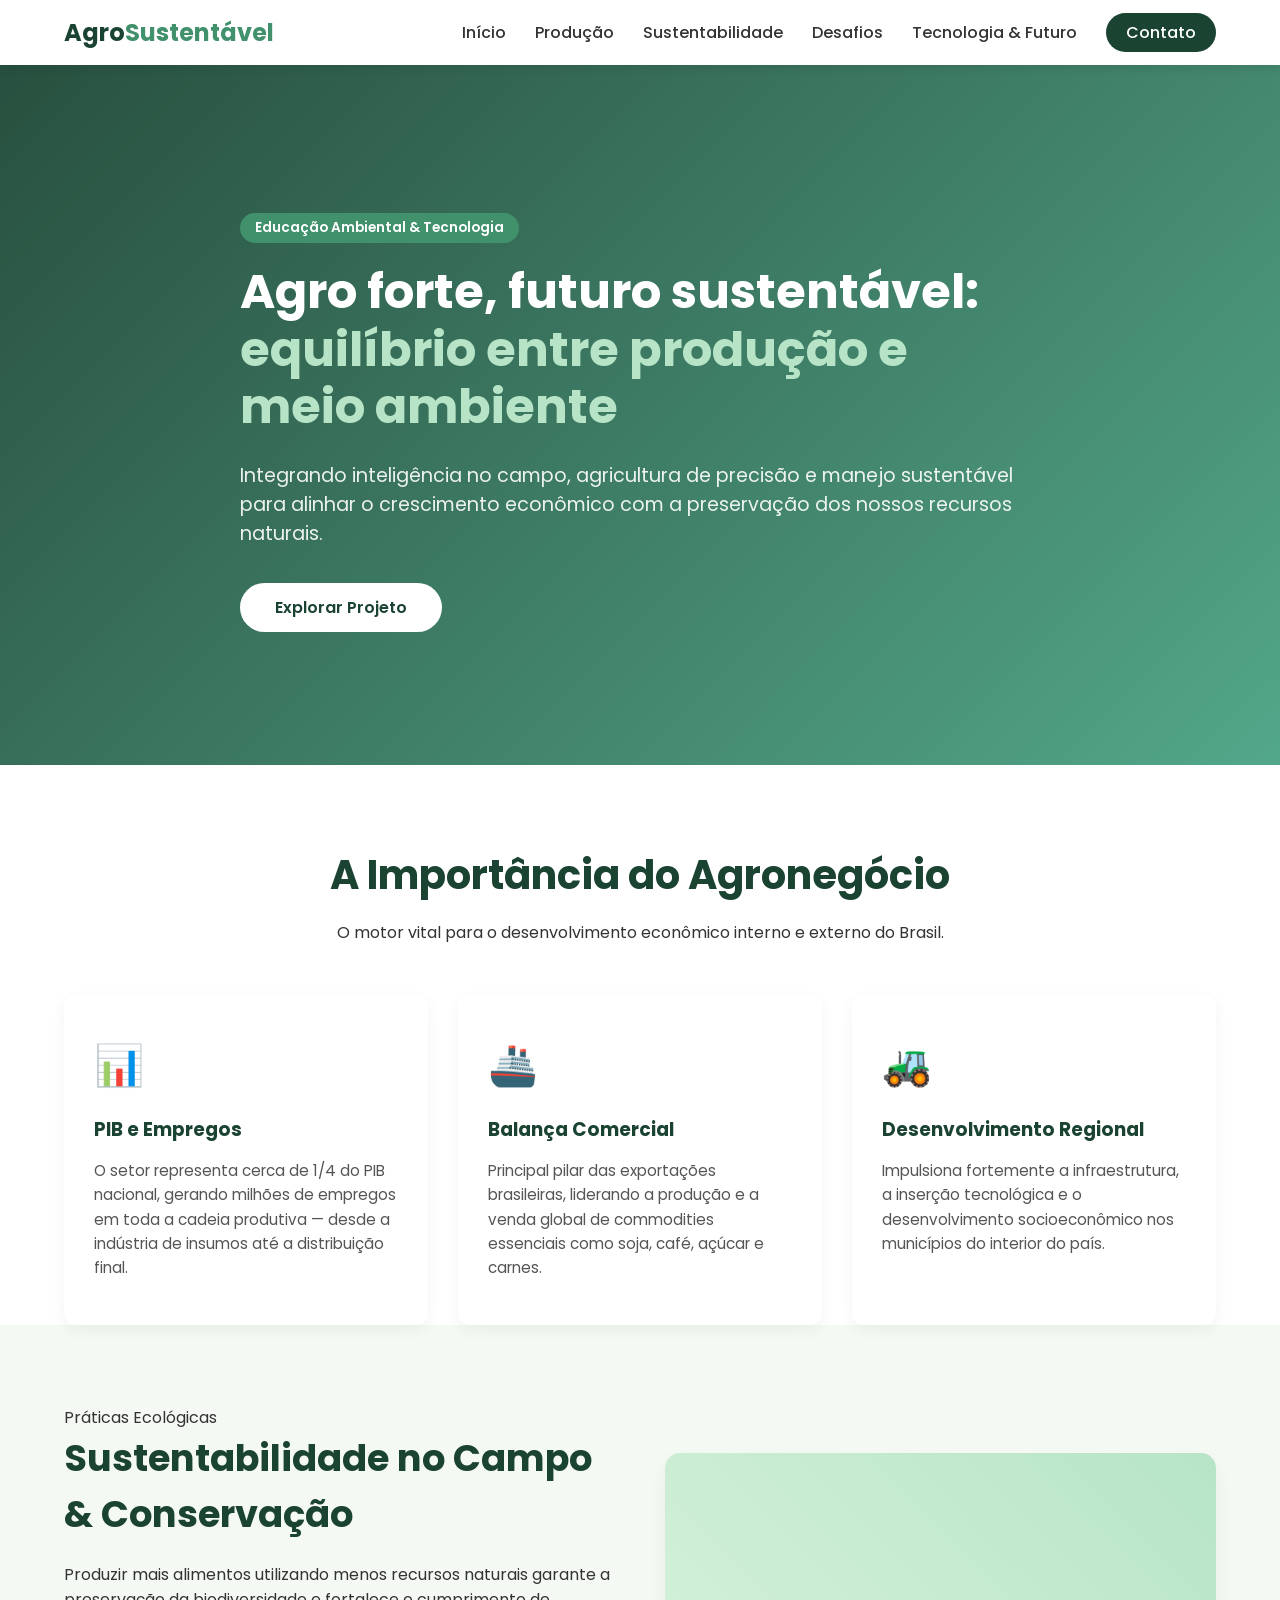
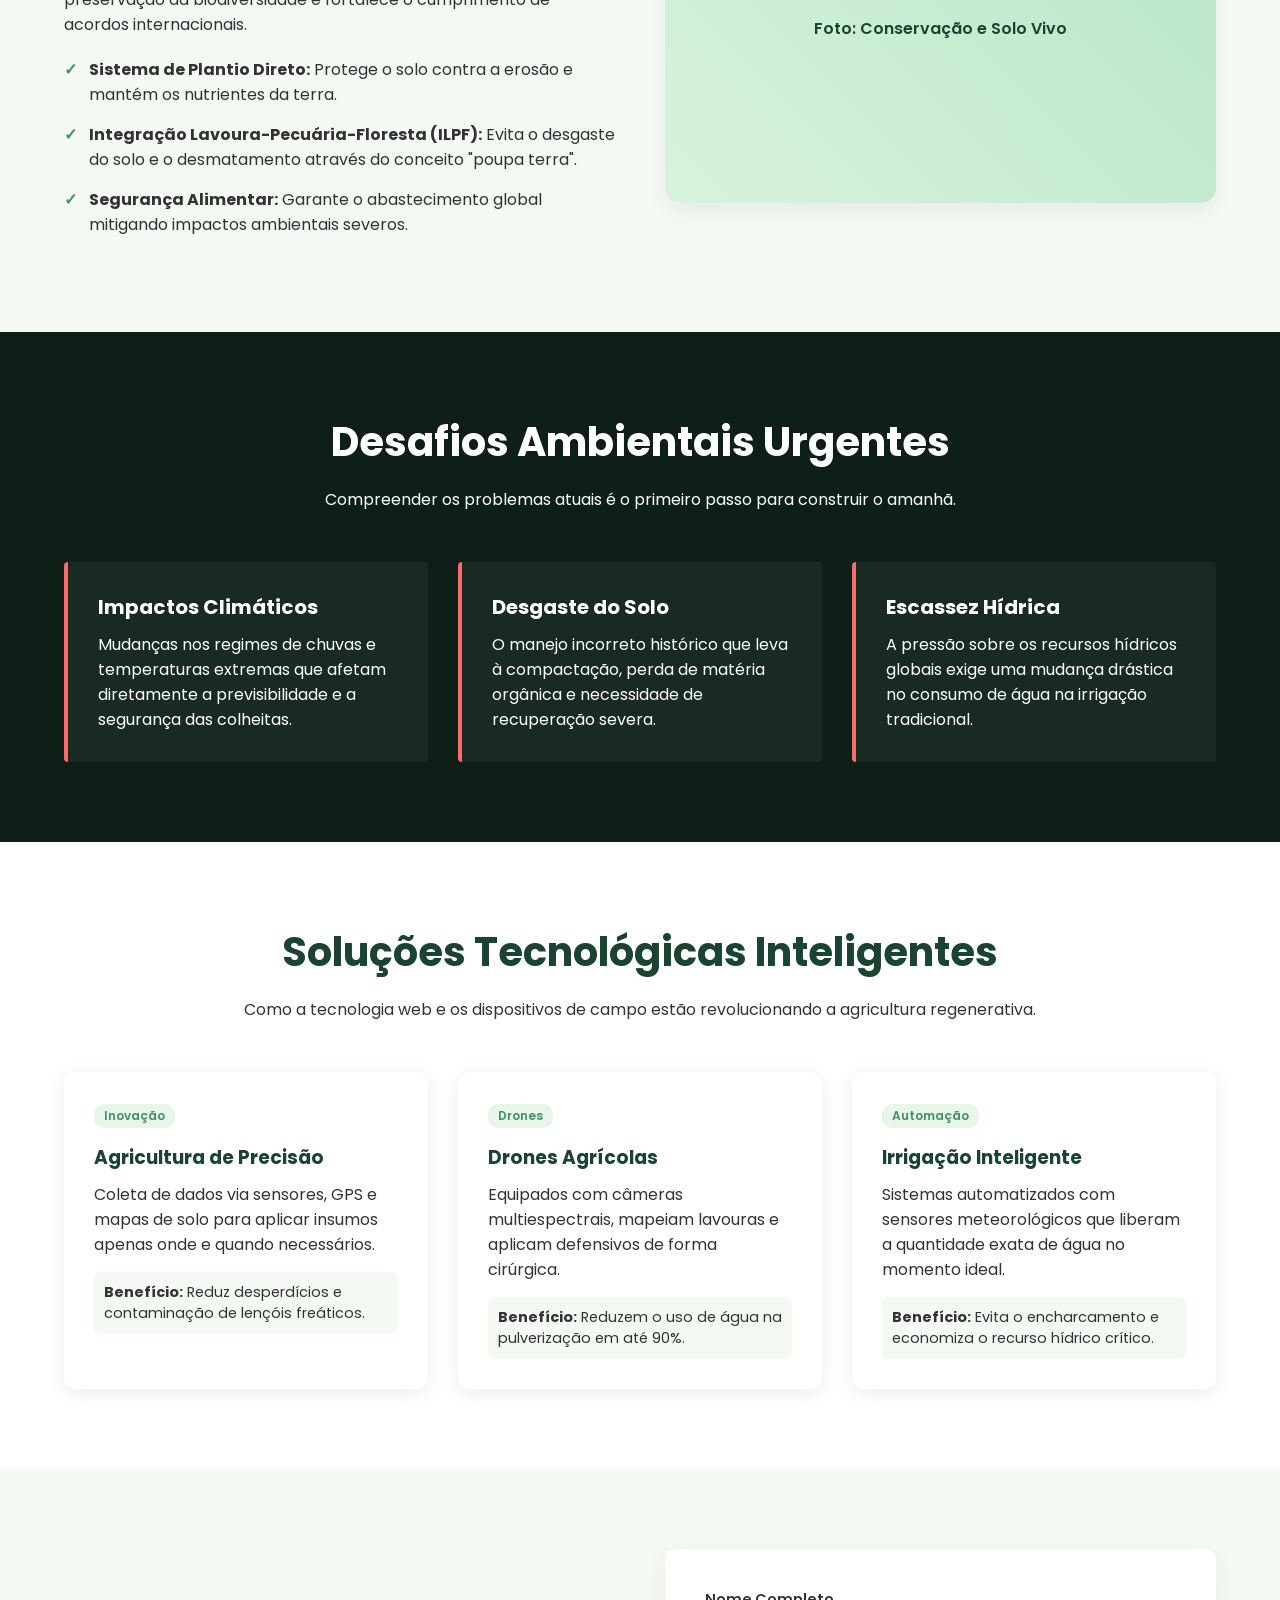
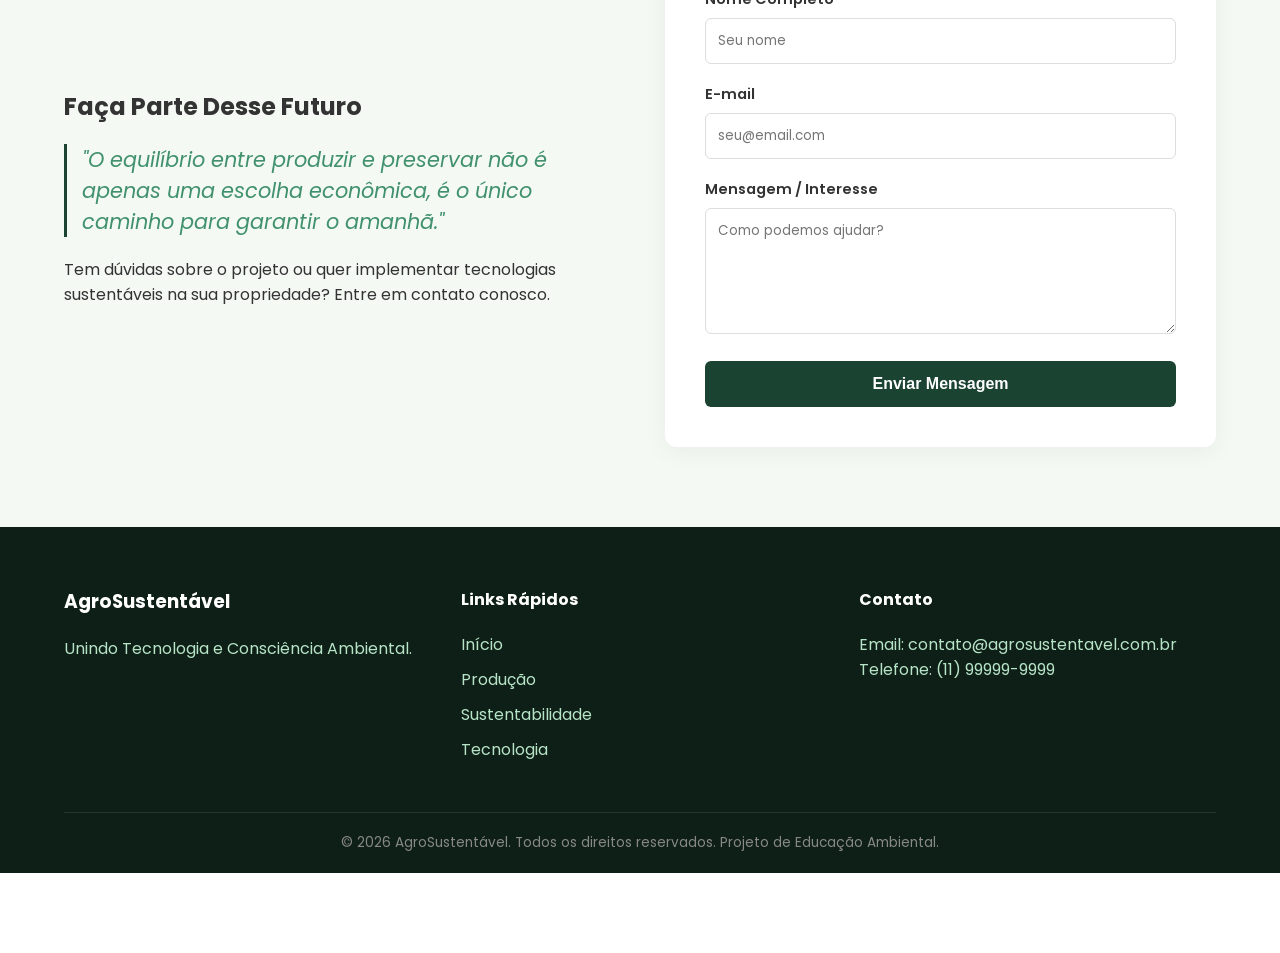
<file: gemini-code-1782817811351.html>
<!DOCTYPE html>
<html lang="pt-BR">
<head>
    <meta charset="UTF-8">
    <meta name="viewport" content="width=device-width, initial-scale=1.0">
    <title>Agro Forte, Futuro Sustentável</title>
    <link rel="stylesheet" href="style.css">
    <link href="https://fonts.googleapis.com/css2?family=Poppins:wght@300;400;600;700&display=swap" rel="stylesheet">
</head>
<body>

    <header class="navbar">
        <div class="container nav-container">
            <div class="logo">
                <h2>Agro<span>Sustentável</span></h2>
            </div>
            <nav class="nav-links" id="navLinks">
                <a href="#inicio">Início</a>
                <a href="#producao">Produção</a>
                <a href="#sustentabilidade">Sustentabilidade</a>
                <a href="#desafios">Desafios</a>
                <a href="#solucoes">Tecnologia & Futuro</a>
                <a href="#contato" class="btn-nav">Contato</a>
            </nav>
            <button class="menu-toggle" id="menuToggle" aria-label="Abrir Menu">
                &#9776;
            </button>
        </div>
    </header>

    <section id="inicio" class="hero-section">
        <div class="container hero-content">
            <span class="badge">Educação Ambiental & Tecnologia</span>
            <h1>Agro forte, futuro sustentável: <br><span class="highlight">equilíbrio entre produção e meio ambiente</span></h1>
            <p>Integrando inteligência no campo, agricultura de precisão e manejo sustentável para alinhar o crescimento econômico com a preservação dos nossos recursos naturais.</p>
            <a href="#producao" class="btn-primary">Explorar Projeto</a>
        </div>
    </section>

    <section id="producao" class="section-padding">
        <div class="container">
            <div class="section-header">
                <h2>A Importância do Agronegócio</h2>
                <p>O motor vital para o desenvolvimento econômico interno e externo do Brasil.</p>
            </div>
            
            <div class="grid-3">
                <div class="card">
                    <div class="card-icon">📊</div>
                    <h3>PIB e Empregos</h3>
                    <p>O setor representa cerca de 1/4 do PIB nacional, gerando milhões de empregos em toda a cadeia produtiva — desde a indústria de insumos até a distribuição final.</p>
                </div>
                <div class="card">
                    <div class="card-icon">🚢</div>
                    <h3>Balança Comercial</h3>
                    <p>Principal pilar das exportações brasileiras, liderando a produção e a venda global de commodities essenciais como soja, café, açúcar e carnes.</p>
                </div>
                <div class="card">
                    <div class="card-icon">🚜</div>
                    <h3>Desenvolvimento Regional</h3>
                    <p>Impulsiona fortemente a infraestrutura, a inserção tecnológica e o desenvolvimento socioeconômico nos municípios do interior do país.</p>
                </div>
            </div>
        </div>
    </</section>

    <section id="sustentabilidade" class="section-padding bg-light">
        <div class="container grid-2">
            <div class="content-text">
                <span class="section-subtitle">Práticas Ecológicas</span>
                <h2>Sustentabilidade no Campo & Conservação</h2>
                <p>Produzir mais alimentos utilizando menos recursos naturais garante a preservação da biodiversidade e fortalece o cumprimento de acordos internacionais.</p>
                
                <ul class="custom-list">
                    <li><strong>Sistema de Plantio Direto:</strong> Protege o solo contra a erosão e mantém os nutrientes da terra.</li>
                    <li><strong>Integração Lavoura-Pecuária-Floresta (ILPF):</strong> Evita o desgaste do solo e o desmatamento através do conceito "poupa terra".</li>
                    <li><strong>Segurança Alimentar:</strong> Garante o abastecimento global mitigando impactos ambientais severos.</li>
                </ul>
            </div>
            <div class="content-image-placeholder">
                <div class="image-box">Foto: Conservação e Solo Vivo</div>
            </div>
        </div>
    </section>

    <section id="desafios" class="section-padding bg-dark">
        <div class="container">
            <div class="section-header white-text">
                <h2>Desafios Ambientais Urgentes</h2>
                <p>Compreender os problemas atuais é o primeiro passo para construir o amanhã.</p>
            </div>
            <div class="grid-3">
                <div class="challenge-box">
                    <h4>Impactos Climáticos</h4>
                    <p>Mudanças nos regimes de chuvas e temperaturas extremas que afetam diretamente a previsibilidade e a segurança das colheitas.</p>
                </div>
                <div class="challenge-box">
                    <h4>Desgaste do Solo</h4>
                    <p>O manejo incorreto histórico que leva à compactação, perda de matéria orgânica e necessidade de recuperação severa.</p>
                </div>
                <div class="challenge-box">
                    <h4>Escassez Hídrica</h4>
                    <p>A pressão sobre os recursos hídricos globais exige uma mudança drástica no consumo de água na irrigação tradicional.</p>
                </div>
            </div>
        </div>
    </section>

    <section id="solucoes" class="section-padding">
        <div class="container">
            <div class="section-header">
                <h2>Soluções Tecnológicas Inteligentes</h2>
                <p>Como a tecnologia web e os dispositivos de campo estão revolucionando a agricultura regenerativa.</p>
            </div>
            
            <div class="grid-3">
                <div class="tech-card">
                    <div class="tech-badge">Inovação</div>
                    <h3>Agricultura de Precisão</h3>
                    <p>Coleta de dados via sensores, GPS e mapas de solo para aplicar insumos apenas onde e quando necessários.</p>
                    <span class="tech-benefit"><strong>Benefício:</strong> Reduz desperdícios e contaminação de lençóis freáticos.</span>
                </div>
                
                <div class="tech-card">
                    <div class="tech-badge">Drones</div>
                    <h3>Drones Agrícolas</h3>
                    <p>Equipados com câmeras multiespectrais, mapeiam lavouras e aplicam defensivos de forma cirúrgica.</p>
                    <span class="tech-benefit"><strong>Benefício:</strong> Reduzem o uso de água na pulverização em até 90%.</span>
                </div>
                
                <div class="tech-card">
                    <div class="tech-badge">Automação</div>
                    <h3>Irrigação Inteligente</h3>
                    <p>Sistemas automatizados com sensores meteorológicos que liberam a quantidade exata de água no momento ideal.</p>
                    <span class="tech-benefit"><strong>Benefício:</strong> Evita o encharcamento e economiza o recurso hídrico crítico.</span>
                </div>
            </div>
        </div>
    </section>

    <section id="contato" class="section-padding bg-light">
        <div class="container grid-2">
            <div class="contact-msg">
                <h2>Faça Parte Desse Futuro</h2>
                <p class="impact-message">"O equilíbrio entre produzir e preservar não é apenas uma escolha econômica, é o único caminho para garantir o amanhã."</p>
                <p>Tem dúvidas sobre o projeto ou quer implementar tecnologias sustentáveis na sua propriedade? Entre em contato conosco.</p>
            </div>
            
            <div class="form-container">
                <form id="contactForm">
                    <div class="form-group">
                        <label for="name">Nome Completo</label>
                        <input type="text" id="name" required placeholder="Seu nome">
                    </div>
                    <div class="form-group">
                        <label for="email">E-mail</label>
                        <input type="email" id="email" required placeholder="seu@email.com">
                    </div>
                    <div class="form-group">
                        <label for="message">Mensagem / Interesse</label>
                        <textarea id="message" rows="5" required placeholder="Como podemos ajudar?"></textarea>
                    </div>
                    <button type="submit" class="btn-submit">Enviar Mensagem</button>
                </form>
                <div id="formSuccess" class="success-message">Mensagem enviada com sucesso! Obrigado pelo contato.</div>
            </div>
        </div>
    </section>

    <footer>
        <div class="container footer-grid">
            <div>
                <h3>AgroSustentável</h3>
                <p>Unindo Tecnologia e Consciência Ambiental.</p>
            </div>
            <div>
                <h4>Links Rápidos</h4>
                <ul class="footer-links">
                    <li><a href="#inicio">Início</a></li>
                    <li><a href="#producao">Produção</a></li>
                    <li><a href="#sustentabilidade">Sustentabilidade</a></li>
                    <li><a href="#solucoes">Tecnologia</a></li>
                </ul>
            </div>
            <div>
                <h4>Contato</h4>
                <p>Email: contato@agrosustentavel.com.br</p>
                <p>Telefone: (11) 99999-9999</p>
            </div>
        </div>
        <div class="footer-bottom">
            <p>&copy; 2026 AgroSustentável. Todos os direitos reservados. Projeto de Educação Ambiental.</p>
        </div>
    </footer>

    <script src="script.js"></script>
</body>
</html>
</file>
<file: style.css>
/* Configurações Gerais e Reset */
* {
    margin: 0;
    padding: 0;
    box-sizing: border-box;
}

html {
    scroll-behavior: smooth;
    font-family: 'Poppins', sans-serif;
    color: #333;
}

body {
    background-color: #ffffff;
    overflow-x: hidden;
}

.container {
    width: 90%;
    max-width: 1200px;
    margin: 0 auto;
}

/* Variáveis de Cores */
:root {
    --primary-color: #1b4332; /* Verde Escuro Orgânico */
    --accent-color: #40916c;  /* Verde Sustentável Ativo */
    --light-bg: #f4f9f4;      /* Fundo Claro Suave */
    --dark-bg: #0d1f16;       /* Fundo Escuro para Contraste */
    --text-muted: #555;
}

/* Espaçamentos */
.section-padding {
    padding: 80px 0;
}

.bg-light { background-color: var(--light-bg); }
.bg-dark { background-color: var(--dark-bg); color: #fff; }

.section-header {
    text-align: center;
    margin-bottom: 50px;
}

.section-header h2 {
    font-size: 2.5rem;
    color: var(--primary-color);
    margin-bottom: 15px;
}

.section-header.white-text h2 {
    color: #fff;
}

/* Layouts em Grid */
.grid-3 {
    display: grid;
    grid-template-columns: repeat(auto-fit, minmax(300px, 1fr));
    gap: 30px;
}

.grid-2 {
    display: grid;
    grid-template-columns: repeat(auto-fit, minmax(450px, 1fr));
    gap: 50px;
    align-items: center;
}

/* Menu de Navegação (Navbar) */
.navbar {
    position: fixed;
    top: 0;
    width: 100%;
    background-color: #ffffff;
    box-shadow: 0 2px 10px rgba(0,0,0,0.1);
    z-index: 1000;
    padding: 15px 0;
}

.nav-container {
    display: flex;
    justify-content: space-between;
    align-items: center;
}

.logo h2 {
    color: var(--primary-color);
    font-weight: 700;
}

.logo h2 span {
    color: var(--accent-color);
}

.nav-links a {
    text-decoration: none;
    color: #333;
    margin-left: 25px;
    font-weight: 500;
    transition: color 0.3s;
}

.nav-links a:hover {
    color: var(--accent-color);
}

.btn-nav {
    background-color: var(--primary-color);
    color: #fff !important;
    padding: 8px 20px;
    border-radius: 20px;
}

.btn-nav:hover {
    background-color: var(--accent-color);
}

.menu-toggle {
    display: none;
    background: none;
    border: none;
    font-size: 1.8rem;
    cursor: pointer;
    color: var(--primary-color);
}

/* Hero Section (Banner Inicial) */
.hero-section {
    padding: 180px 0 100px 0;
    background: linear-gradient(135deg, rgba(27,67,50,0.95) 0%, rgba(40,145,108,0.8) 100%), url('https://images.unsplash.com/photo-1500937386664-56d1dfef3854?q=80&w=1200') no-repeat center center/cover;
    color: #fff;
    min-height: 85vh;
    display: flex;
    align-items: center;
}

.hero-content {
    max-width: 800px;
}

.badge {
    background-color: var(--accent-color);
    padding: 5px 15px;
    border-radius: 15px;
    font-size: 0.85rem;
    font-weight: 600;
    display: inline-block;
    margin-bottom: 20px;
}

.hero-section h1 {
    font-size: 3rem;
    line-height: 1.2;
    margin-bottom: 25px;
}

.hero-section .highlight {
    color: #b7e4c7;
}

.hero-section p {
    font-size: 1.2rem;
    margin-bottom: 35px;
    opacity: 0.9;
}

.btn-primary {
    display: inline-block;
    background-color: #fff;
    color: var(--primary-color);
    text-decoration: none;
    padding: 12px 35px;
    font-weight: 600;
    border-radius: 30px;
    transition: transform 0.3s, background-color 0.3s;
}

.btn-primary:hover {
    transform: translateY(-3px);
    background-color: #b7e4c7;
}

/* Estilização dos Cards (Seção 1) */
.card {
    background-color: #fff;
    padding: 40px 30px;
    border-radius: 12px;
    box-shadow: 0 5px 15px rgba(0,0,0,0.05);
    transition: transform 0.3s;
    border-bottom: 4px solid transparent;
}

.card:hover {
    transform: translateY(-10px);
    border-bottom: 4px solid var(--accent-color);
}

.card-icon {
    font-size: 2.5rem;
    margin-bottom: 20px;
}

.card h3 {
    margin-bottom: 15px;
    color: var(--primary-color);
}

.card p {
    color: var(--text-muted);
    font-size: 0.95rem;
    line-height: 1.6;
}

/* Seção Sustentabilidade (Seção 2) */
.content-text h2 {
    font-size: 2.3rem;
    color: var(--primary-color);
    margin-bottom: 20px;
}

.custom-list {
    list-style: none;
    margin-top: 20px;
}

.custom-list li {
    margin-bottom: 15px;
    position: relative;
    padding-left: 25px;
}

.custom-list li::before {
    content: "✓";
    position: absolute;
    left: 0;
    color: var(--accent-color);
    font-weight: bold;
}

.image-box {
    background: linear-gradient(45deg, #d8f3dc, #b7e4c7);
    height: 350px;
    border-radius: 15px;
    display: flex;
    justify-content: center;
    align-items: center;
    color: var(--primary-color);
    font-weight: 600;
    box-shadow: 0 10px 20px rgba(0,0,0,0.05);
}

/* Caixas de Desafios (Seção 3) */
.challenge-box {
    background-color: rgba(255,255,255,0.05);
    padding: 30px;
    border-left: 4px solid #ff6b6b;
    border-radius: 4px;
}

.challenge-box h4 {
    font-size: 1.25rem;
    margin-bottom: 10px;
}

/* Cards de Tecnologia (Seção 4) */
.tech-card {
    background: #fff;
    padding: 30px;
    border-radius: 12px;
    box-shadow: 0 4px 20px rgba(0,0,0,0.08);
    position: relative;
}

.tech-badge {
    background-color: #e8f5e9;
    color: var(--accent-color);
    padding: 3px 10px;
    font-size: 0.75rem;
    border-radius: 10px;
    display: inline-block;
    font-weight: 600;
    margin-bottom: 15px;
}

.tech-card h3 {
    color: var(--primary-color);
    margin-bottom: 10px;
}

.tech-benefit {
    display: block;
    margin-top: 15px;
    font-size: 0.9rem;
    background-color: var(--light-bg);
    padding: 10px;
    border-radius: 6px;
}

/* Formulário de Contato (Seção 5) */
.impact-message {
    font-style: italic;
    font-size: 1.3rem;
    color: var(--accent-color);
    border-left: 3px solid var(--primary-color);
    padding-left: 15px;
    margin: 20px 0;
}

.form-container {
    background-color: #fff;
    padding: 40px;
    border-radius: 12px;
    box-shadow: 0 5px 25px rgba(0,0,0,0.05);
}

.form-group {
    margin-bottom: 20px;
}

.form-group label {
    display: block;
    margin-bottom: 8px;
    font-weight: 600;
    font-size: 0.9rem;
}

.form-group input, .form-group textarea {
    width: 100%;
    padding: 12px;
    border: 1px solid #ddd;
    border-radius: 6px;
    font-family: inherit;
}

.form-group input:focus, .form-group textarea:focus {
    outline: none;
    border-color: var(--accent-color);
}

.btn-submit {
    width: 100%;
    background-color: var(--primary-color);
    color: #fff;
    border: none;
    padding: 14px;
    font-size: 1rem;
    font-weight: 600;
    border-radius: 6px;
    cursor: pointer;
    transition: background-color 0.3s;
}

.btn-submit:hover {
    background-color: var(--accent-color);
}

.success-message {
    display: none;
    margin-top: 20px;
    background-color: #d4edda;
    color: #155724;
    padding: 15px;
    border-radius: 6px;
    text-align: center;
}

/* Rodapé (Footer) */
footer {
    background-color: var(--dark-bg);
    color: #b7e4c7;
    padding: 60px 0 20px 0;
}

.footer-grid {
    display: grid;
    grid-template-columns: repeat(auto-fit, minmax(250px, 1fr));
    gap: 40px;
    border-bottom: 1px solid rgba(255,255,255,0.1);
    padding-bottom: 40px;
}

footer h3, footer h4 {
    color: #fff;
    margin-bottom: 20px;
}

.footer-links {
    list-style: none;
}

.footer-links li {
    margin-bottom: 10px;
}

.footer-links a {
    color: #b7e4c7;
    text-decoration: none;
    transition: color 0.3s;
}

.footer-links a:hover {
    color: #fff;
}

.footer-bottom {
    text-align: center;
    padding-top: 20px;
    font-size: 0.85rem;
    color: #888;
}

/* Responsividade (Mobile) */
@media (max-width: 768px) {
    .menu-toggle {
        display: block;
    }
    
    .nav-links {
        display: none;
        flex-direction: column;
        position: absolute;
        top: 70px;
        left: 0;
        width: 100%;
        background-color: #fff;
        box-shadow: 0 4px 10px rgba(0,0,0,0.1);
        padding: 20px;
    }
    
    .nav-links.active {
        display: flex;
    }
    
    .nav-links a {
        margin: 10px 0;
    }
    
    .hero-section h1 {
        font-size: 2rem;
    }
    
    .grid-2 {
        grid-template-columns: 1fr;
    }
}
</file>
